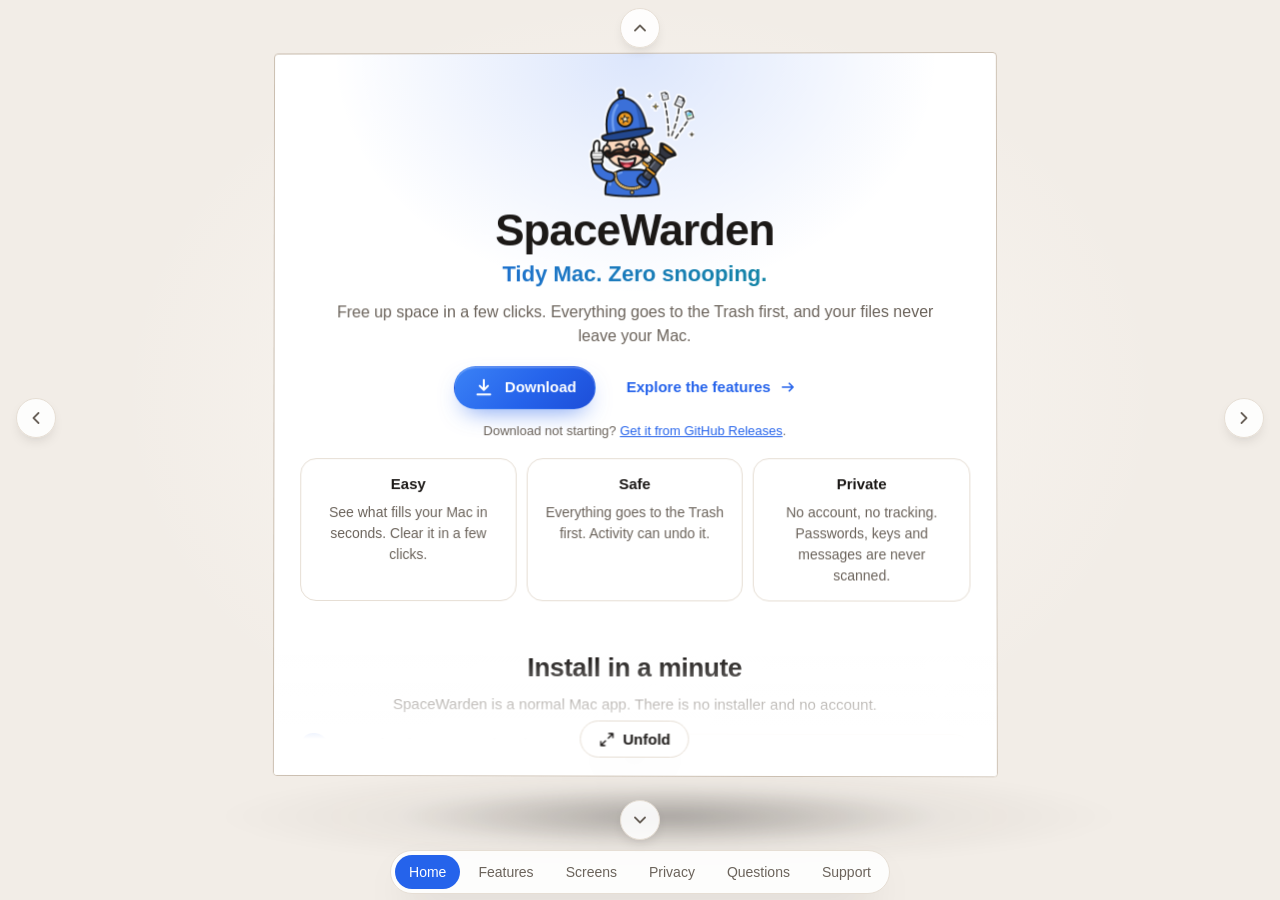
<file: docs/index.html>
<!DOCTYPE html>
<html lang="en">
<head>
  <meta charset="utf-8">
  <meta name="viewport" content="width=device-width, initial-scale=1">
  <title>SpaceWarden – Tidy Mac. Zero snooping.</title>
  <meta name="description" content="SpaceWarden is a free Mac app that shows what fills your disk and helps you free up space in a few clicks. Everything goes to the Trash first, and your files never leave your Mac.">
  <link rel="canonical" href="https://hafizulrifkihawari.github.io/SpaceWarden-releases/">
  <meta name="theme-color" content="#2563eb">
  <meta name="referrer" content="no-referrer">

  <meta property="og:type" content="website">
  <meta property="og:site_name" content="SpaceWarden">
  <meta property="og:title" content="SpaceWarden – Tidy Mac. Zero snooping.">
  <meta property="og:description" content="A free Mac app that frees up space in a few clicks. Everything goes to the Trash first, and your files never leave your Mac.">
  <meta property="og:url" content="https://hafizulrifkihawari.github.io/SpaceWarden-releases/">
  <meta property="og:image" content="https://hafizulrifkihawari.github.io/SpaceWarden-releases/assets/og.png">
  <meta property="og:image:width" content="1200">
  <meta property="og:image:height" content="630">
  <meta property="og:image:alt" content="SpaceWarden. Tidy Mac. Zero snooping.">
  <meta name="twitter:card" content="summary_large_image">

  <link rel="icon" type="image/png" sizes="32x32" href="assets/favicon-32.png">
  <link rel="apple-touch-icon" href="assets/apple-touch-icon.png">
  <link rel="stylesheet" href="style.css">
  <script src="cube.js" defer></script>
  <script src="preview.js" defer></script>

  <script type="application/ld+json">
  {
    "@context": "https://schema.org",
    "@type": "SoftwareApplication",
    "name": "SpaceWarden",
    "operatingSystem": "macOS 15 or later",
    "applicationCategory": "UtilitiesApplication",
    "description": "Shows what fills your Mac and helps you free up space, safely and privately.",
    "offers": { "@type": "Offer", "price": "0", "priceCurrency": "USD" },
    "downloadUrl": "https://github.com/hafizulrifkihawari/SpaceWarden-releases/releases/latest"
  }
  </script>
</head>
<body>
  <a class="skip" href="#main">Skip to content</a>

  <header class="site-header">
    <div class="wrap">
      <a class="brand" href="./">
        <img src="assets/mascot-head-64.png" alt="" width="32" height="32">
        SpaceWarden
      </a>
      <nav class="nav" aria-label="Main">
        <a href="#features">Features</a>
        <a href="#privacy">Privacy</a>
        <a href="security.html">Security</a>
        <a href="#install">Install</a>
        <a href="#faq">FAQ</a>
        <a href="#support">Support</a>
        <a class="btn btn-small btn-ink" href="https://github.com/hafizulrifkihawari/SpaceWarden-releases/releases/latest/download/SpaceWarden.dmg"><svg viewBox="0 0 24 24" fill="none" stroke="currentColor" stroke-width="2.2" stroke-linecap="round" stroke-linejoin="round" aria-hidden="true"><path d="M12 4v11m0 0-4.5-4.5M12 15l4.5-4.5M5 20h14"/></svg>Download</a>
      </nav>
    </div>
  </header>

  <main id="main">
    <div class="cube-stage">
      <div class="cube-scaler">
        <div class="cube">
          <div class="face" data-face="front" data-label="Home">
            <div class="hero">
              <div class="wrap">
                <img class="hero-icon" src="assets/mascot-512.png" srcset="assets/mascot-1024.png 2x" alt="The SpaceWarden mascot: a cheerful warden with a thumbs-up and a vacuum cannon that sucks up files." width="240" height="240">
                <h1>SpaceWarden</h1>
                <p class="tagline">Tidy Mac. Zero snooping.</p>
                <p class="lead">Free up space in a few clicks. Everything goes to the Trash first, and your
                  files never leave your Mac.</p>
                <div class="cta">
                  <a class="btn btn-download" href="https://github.com/hafizulrifkihawari/SpaceWarden-releases/releases/latest/download/SpaceWarden.dmg"><svg viewBox="0 0 24 24" fill="none" stroke="currentColor" stroke-width="2.2" stroke-linecap="round" stroke-linejoin="round" aria-hidden="true"><path d="M12 4v11m0 0-4.5-4.5M12 15l4.5-4.5M5 20h14"/></svg><span>Download</span></a>
                  <a class="btn btn-link" href="#features">Explore the features<svg viewBox="0 0 24 24" fill="none" stroke="currentColor" stroke-width="2.2" stroke-linecap="round" stroke-linejoin="round" aria-hidden="true"><path d="M5 12h14m0 0-5-5m5 5-5 5"/></svg></a>
                </div>
                <p class="cta-alt">Download not starting?
                  <a href="https://github.com/hafizulrifkihawari/SpaceWarden-releases/releases/latest">Get it from GitHub Releases</a>.</p>
                <div class="shot-wrap face-extra">
                  <img class="shot" src="assets/storage-map.svg" width="1300" height="900"
                    alt="The storage map: a sunburst of folders and the space of each category, such as Photos, Videos and Developer.">
                </div>
                <p class="shot-note face-extra">The sizes and file names in the screenshots are examples.</p>
                <div class="pillars">
                  <div class="pillar">
                    <h3>Easy</h3>
                    <p>See what fills your Mac in seconds. Clear it in a few clicks.</p>
                  </div>
                  <div class="pillar">
                    <h3>Safe</h3>
                    <p>Everything goes to the Trash first. Activity can undo it.</p>
                  </div>
                  <div class="pillar">
                    <h3>Private</h3>
                    <p>No account, no tracking. Passwords, keys and messages are never scanned.</p>
                  </div>
                </div>
              </div>
            </div>
            <section id="install">
              <div class="wrap">
                <div class="section-head">
                  <h2>Install in a minute</h2>
                  <p>SpaceWarden is a normal Mac app. There is no installer and no account.</p>
                </div>
                <div class="split">
                  <ol class="steps">
                    <li><strong>Download SpaceWarden.dmg</strong>
                      Get the latest version from
                      <a href="https://github.com/hafizulrifkihawari/SpaceWarden-releases/releases/latest">GitHub Releases</a>.
                      To make sure that the file is official,
                      <a href="security.html#checksum">check its checksum</a>.</li>
                    <li><strong>Drag it to Applications</strong>
                      Open the disk image, then drag SpaceWarden to the Applications folder.</li>
                    <li><strong>Open SpaceWarden</strong>
                      Open it from Applications. If macOS shows a warning, click Done. Then open
                      System Settings → Privacy &amp; Security, and click <b>Open Anyway</b>.
                      <a href="security.html#first-open">See the steps</a>.</li>
                    <li><strong>Click Full Scan</strong>
                      No setup is needed.</li>
                  </ol>
                  <div class="card">
                    <h3>Optional: count every folder</h3>
                    <p>SpaceWarden works without Full Disk Access. The scan then skips a few folders,
                      such as iCloud Drive and the data of other apps, so that macOS does not ask you
                      about each one.</p>
                    <p>To count these folders too, turn on Full Disk Access at any time. In SpaceWarden,
                      open <kbd>Settings</kbd> → <kbd>Privacy</kbd>, or click <strong>Include
                      Them…</strong> after a scan.</p>
                    <p>Passwords, keys and private messages stay off limits, with or without it.</p>
                  </div>
                </div>
                <div class="cta">
                  <a class="btn btn-ink" href="https://github.com/hafizulrifkihawari/SpaceWarden-releases/releases/latest/download/SpaceWarden.dmg"><svg viewBox="0 0 24 24" fill="none" stroke="currentColor" stroke-width="2.2" stroke-linecap="round" stroke-linejoin="round" aria-hidden="true"><path d="M12 4v11m0 0-4.5-4.5M12 15l4.5-4.5M5 20h14"/></svg>Download SpaceWarden.dmg</a>
                </div>
              </div>
            </section>
          </div>

          <div class="face" data-face="right" data-label="Features">
            <section id="features" class="section-alt">
              <div class="wrap">
                <div class="section-head">
                  <h2>Everything you need to free up space</h2>
                  <p>One app finds the clutter, explains it, and clears it safely.</p>
                </div>
                <ul class="features">
                  <li class="feature feature-lead">
                    <div class="ico"><svg viewBox="0 0 24 24" fill="none" stroke="currentColor" stroke-width="2" stroke-linecap="round" stroke-linejoin="round" aria-hidden="true"><path d="M21 12A9 9 0 1 1 12 3v9z"/><path d="M15 3.5A9 9 0 0 1 20.5 9H15z"/></svg></div>
                    <h3>See what fills your Mac</h3>
                    <p>A storage map, simple categories and the biggest folders, in seconds.</p>
                    <div class="storage-bar" aria-hidden="true"><span></span><span></span><span></span><span></span><span></span></div>
                  </li>
                  <li class="feature">
                    <div class="ico"><svg viewBox="0 0 24 24" fill="none" stroke="currentColor" stroke-width="2" stroke-linecap="round" stroke-linejoin="round" aria-hidden="true"><path d="M5 12l4 4L19 6"/></svg></div>
                    <h3>Clear it in a few clicks</h3>
                    <p>Recommended actions show how much space each one frees and how safe it is.</p>
                  </li>
                  <li class="feature">
                    <div class="ico"><svg viewBox="0 0 24 24" fill="none" stroke="currentColor" stroke-width="2" stroke-linecap="round" stroke-linejoin="round" aria-hidden="true"><circle cx="12" cy="12" r="9"/><path d="M12 7v5l3 2"/></svg></div>
                    <h3>Big old files</h3>
                    <p>Find large files that you have not opened in months.</p>
                  </li>
                  <li class="feature">
                    <div class="ico"><svg viewBox="0 0 24 24" fill="none" stroke="currentColor" stroke-width="2" stroke-linecap="round" stroke-linejoin="round" aria-hidden="true"><path d="M3 6h18M8 6V4h8v2M6 6l1 14h10l1-14"/></svg></div>
                    <h3>Caches and junk</h3>
                    <p>Clear browser and developer caches. Each one shows how it comes back.</p>
                  </li>
                  <li class="feature">
                    <div class="ico"><svg viewBox="0 0 24 24" fill="none" stroke="currentColor" stroke-width="2" stroke-linecap="round" stroke-linejoin="round" aria-hidden="true"><rect x="8" y="8" width="12" height="12" rx="2"/><path d="M16 8V6a2 2 0 0 0-2-2H6a2 2 0 0 0-2 2v8a2 2 0 0 0 2 2h2"/></svg></div>
                    <h3>Duplicates</h3>
                    <p>Find exact copies. One copy always stays.</p>
                  </li>
                  <li class="feature">
                    <div class="ico"><svg viewBox="0 0 24 24" fill="none" stroke="currentColor" stroke-width="2" stroke-linecap="round" stroke-linejoin="round" aria-hidden="true"><rect x="3" y="3" width="7" height="7" rx="1.5"/><rect x="14" y="3" width="7" height="7" rx="1.5"/><rect x="3" y="14" width="7" height="7" rx="1.5"/><path d="M14 17.5h7"/></svg></div>
                    <h3>Apps you forgot</h3>
                    <p>See the apps you seldom use. Remove them with their leftover files.</p>
                  </li>
                  <li class="feature feature-wide">
                    <div class="ico"><svg viewBox="0 0 24 24" fill="none" stroke="currentColor" stroke-width="2" stroke-linecap="round" stroke-linejoin="round" aria-hidden="true"><rect x="3" y="4" width="18" height="16" rx="2"/><circle cx="9" cy="10" r="2"/><path d="M21 16l-5-5-9 9"/></svg></div>
                    <h3>All your media in one place</h3>
                    <p>Photos, videos, music and documents on one screen.</p>
                  </li>
                  <li class="feature">
                    <div class="ico"><svg viewBox="0 0 24 24" fill="none" stroke="currentColor" stroke-width="2" stroke-linecap="round" stroke-linejoin="round" aria-hidden="true"><path d="M3 7h13M3 12h9M3 17h5M17 10v10m0 0-3-3m3 3 3-3"/></svg></div>
                    <h3>Tidy rules</h3>
                    <p>Move, rename and sort files. Undo each step in Activity.</p>
                  </li>
                  <li class="feature">
                    <div class="ico"><svg viewBox="0 0 24 24" fill="none" stroke="currentColor" stroke-width="2" stroke-linecap="round" stroke-linejoin="round" aria-hidden="true"><path d="M2 12s3.5-7 10-7 10 7 10 7-3.5 7-10 7S2 12 2 12z"/><circle cx="12" cy="12" r="3"/></svg></div>
                    <h3>Quick previews</h3>
                    <p>Look inside files and videos without opening other apps.</p>
                  </li>
                </ul>
              </div>
            </section>
          </div>

          <div class="face" data-face="back" data-label="Screens">
            <section id="screens">
              <div class="wrap">
                <div class="section-head">
                  <h2>See where your space went</h2>
                  <p>Recommended actions show what you can clear and how safe it is. The Media Library shows
                    your photos with a preview. Duplicates finds exact copies, and Activity can undo each change.</p>
                </div>
                <div class="gallery">
                  <figure>
                    <a href="assets/overview.svg" aria-label="Open the full-size screenshot"><img src="assets/overview.svg" width="1300" height="900" loading="lazy"
                      alt="The SpaceWarden Overview. Recommended actions list how much space each one frees and how safe it is."></a>
                    <figcaption>Recommended actions</figcaption>
                  </figure>
                  <figure class="face-extra">
                    <a href="assets/duplicates.png" aria-label="Open the full-size screenshot"><img src="assets/duplicates.png" width="1300" height="900" loading="lazy"
                      alt="Duplicates: groups of identical files. One copy is suggested to keep, and the extra copies are selected for the Trash."></a>
                    <figcaption>Duplicates, with one copy suggested to keep</figcaption>
                  </figure>
                  <figure class="face-extra">
                    <a href="assets/media-library.png" aria-label="Open the full-size screenshot"><img src="assets/media-library.png" width="1300" height="900" loading="lazy"
                      alt="The Media Library: thumbnails of photos with their size and last open date, and a large preview of the selected photo."></a>
                    <figcaption>Media Library, with a preview of each file</figcaption>
                  </figure>
                  <figure class="face-extra">
                    <a href="assets/activity.png" aria-label="Open the full-size screenshot"><img src="assets/activity.png" width="1300" height="900" loading="lazy"
                      alt="Activity: a list of moves, renames and moves to the Trash. Each one has an Undo button."></a>
                    <figcaption>Activity, where you can undo each change</figcaption>
                  </figure>
                </div>
              </div>
            </section>
          </div>

          <div class="face" data-face="left" data-label="Privacy">
            <section id="privacy" class="section-alt">
              <div class="wrap">
                <div class="section-head">
                  <h2>Zero snooping, by design</h2>
                  <p>A storage app sees your whole disk. So SpaceWarden keeps everything on your Mac.</p>
                </div>
                <div class="split">
                  <div class="card">
                    <h3>Private</h3>
                    <ul class="checks">
                      <li>SpaceWarden works offline. It goes online only when you select
                        <strong>Check for Updates</strong>, and it sends nothing about you or your files.</li>
                      <li>No account, no tracking, no analytics.</li>
                      <li>Passwords, keys and private messages are never scanned or read.</li>
                      <li>File names, sizes and contents stay on your Mac. Previews and the duplicate
                        search read files on your Mac only.</li>
                    </ul>
                  </div>
                  <div class="card">
                    <h3>Safe</h3>
                    <ul class="checks">
                      <li>Everything goes to the Trash first. You can put it back.</li>
                      <li><strong>Activity</strong> lists each move, rename and trash, and can undo it.</li>
                      <li>Each cleanup shows how safe it is and how the data comes back.</li>
                      <li>SpaceWarden never downloads or installs an update by itself.</li>
                    </ul>
                  </div>
                </div>
                <p class="fine center">Read the full <a href="security.html">Security &amp; Privacy</a>
                  page. This site has no analytics or trackers. GitHub hosts it.</p>
              </div>
            </section>
          </div>

          <div class="face" data-face="bottom" data-label="Questions">
            <section id="faq" class="section-alt">
              <div class="wrap">
                <div class="section-head">
                  <h2>Questions</h2>
                </div>
                <div class="faq">
                  <details>
                    <summary>What if macOS shows a warning?</summary>
                    <p>macOS can show a warning the first time you open an app from the internet.
                      If you got SpaceWarden from the official GitHub release,
                      <a href="security.html#checksum">check the checksum</a>. Then use
                      <a href="security.html#first-open">Open Anyway</a>. Do not turn off Gatekeeper.</p>
                  </details>
                  <details>
                    <summary>Is SpaceWarden really free?</summary>
                    <p>Yes. SpaceWarden is free, with every feature. There is no trial and no ads. If you
                      like it, you can <a href="#support">support the developer</a>.</p>
                  </details>
                  <details>
                    <summary>Does SpaceWarden connect to the internet?</summary>
                    <p>Only when you select <strong>Check for Updates</strong>. Then it reads one small
                      file from GitHub and sends no information about you or your files. It never
                      accepts connections.</p>
                  </details>
                  <details>
                    <summary>Does it read my files?</summary>
                    <p>To measure space, SpaceWarden reads names, sizes and dates. It reads the contents
                      of a file only on your Mac, when you preview it or search for duplicates. It never
                      scans or reads passwords, keys or private messages.</p>
                  </details>
                  <details>
                    <summary>Can I undo a cleanup?</summary>
                    <p>Yes, for the default actions. They move items to the Trash, and Activity can put
                      them back. <strong>Delete Immediately</strong> and <strong>Empty Trash</strong>
                      cannot be undone, and SpaceWarden asks before it does them.</p>
                  </details>
                  <details>
                    <summary>How do updates work?</summary>
                    <p>Select <strong>SpaceWarden → Check for Updates…</strong>. If a new version is
                      available, download it from GitHub, quit SpaceWarden, and drag the new version to
                      Applications. Your settings stay.</p>
                  </details>
                  <details>
                    <summary>Do I need to give it Full Disk Access?</summary>
                    <p>No. Every feature works without it. Without it, the scan skips iCloud Drive,
                      cloud storage folders, the data of other apps and the Trash. If you want the scan
                      to count them too, turn it on in <strong>Settings → Privacy</strong>. You can turn
                      it off again in System Settings.</p>
                  </details>
                  <details>
                    <summary>Which Macs does it run on?</summary>
                    <p>Macs with macOS 15 Sequoia or later.</p>
                  </details>
                </div>
              </div>
            </section>
          </div>

          <div class="face" data-face="top" data-label="Support">
            <section id="support" class="support">
              <div class="wrap">
                <div class="section-head">
                  <div class="heart" aria-hidden="true">☕</div>
                  <h2>Support the developer</h2>
                  <p>SpaceWarden is free. If it freed space for you, you can support its work. Each tip
                    helps to pay for new features and updates.</p>
                </div>
                <div class="cta">
                  <a class="btn btn-accent" href="https://ko-fi.com/psi404" rel="noopener">Tip on Ko-fi</a>
                  <a class="btn btn-ghost" href="https://github.com/hafizulrifkihawari/SpaceWarden-releases/issues">Send feedback</a>
                </div>
                <p class="fine">A tip gives no extra features. Every feature is free for everyone.</p>
                <nav class="cube-links" aria-label="More links">
                  <a href="https://github.com/hafizulrifkihawari/SpaceWarden-releases/releases">Release notes</a>
                  <a href="security.html">Security &amp; Privacy</a>
                  <a href="https://github.com/hafizulrifkihawari/SpaceWarden-releases">GitHub</a>
                  <a href="https://ko-fi.com/psi404" rel="noopener">Ko-fi</a>
                  <span>© 2026 SpaceWarden</span>
                </nav>
              </div>
            </section>
          </div>
        </div>
      </div>
    </div>
  </main>

  <footer class="site-footer">
    <div class="wrap">
      <span>© 2026 SpaceWarden</span>
      <nav aria-label="Footer">
        <a href="https://github.com/hafizulrifkihawari/SpaceWarden-releases/releases">Release notes</a>
        <a href="security.html">Security &amp; Privacy</a>
        <a href="https://github.com/hafizulrifkihawari/SpaceWarden-releases">GitHub</a>
        <a href="https://ko-fi.com/psi404" rel="noopener">Ko-fi</a>
      </nav>
    </div>
  </footer>
</body>
</html>
</file>
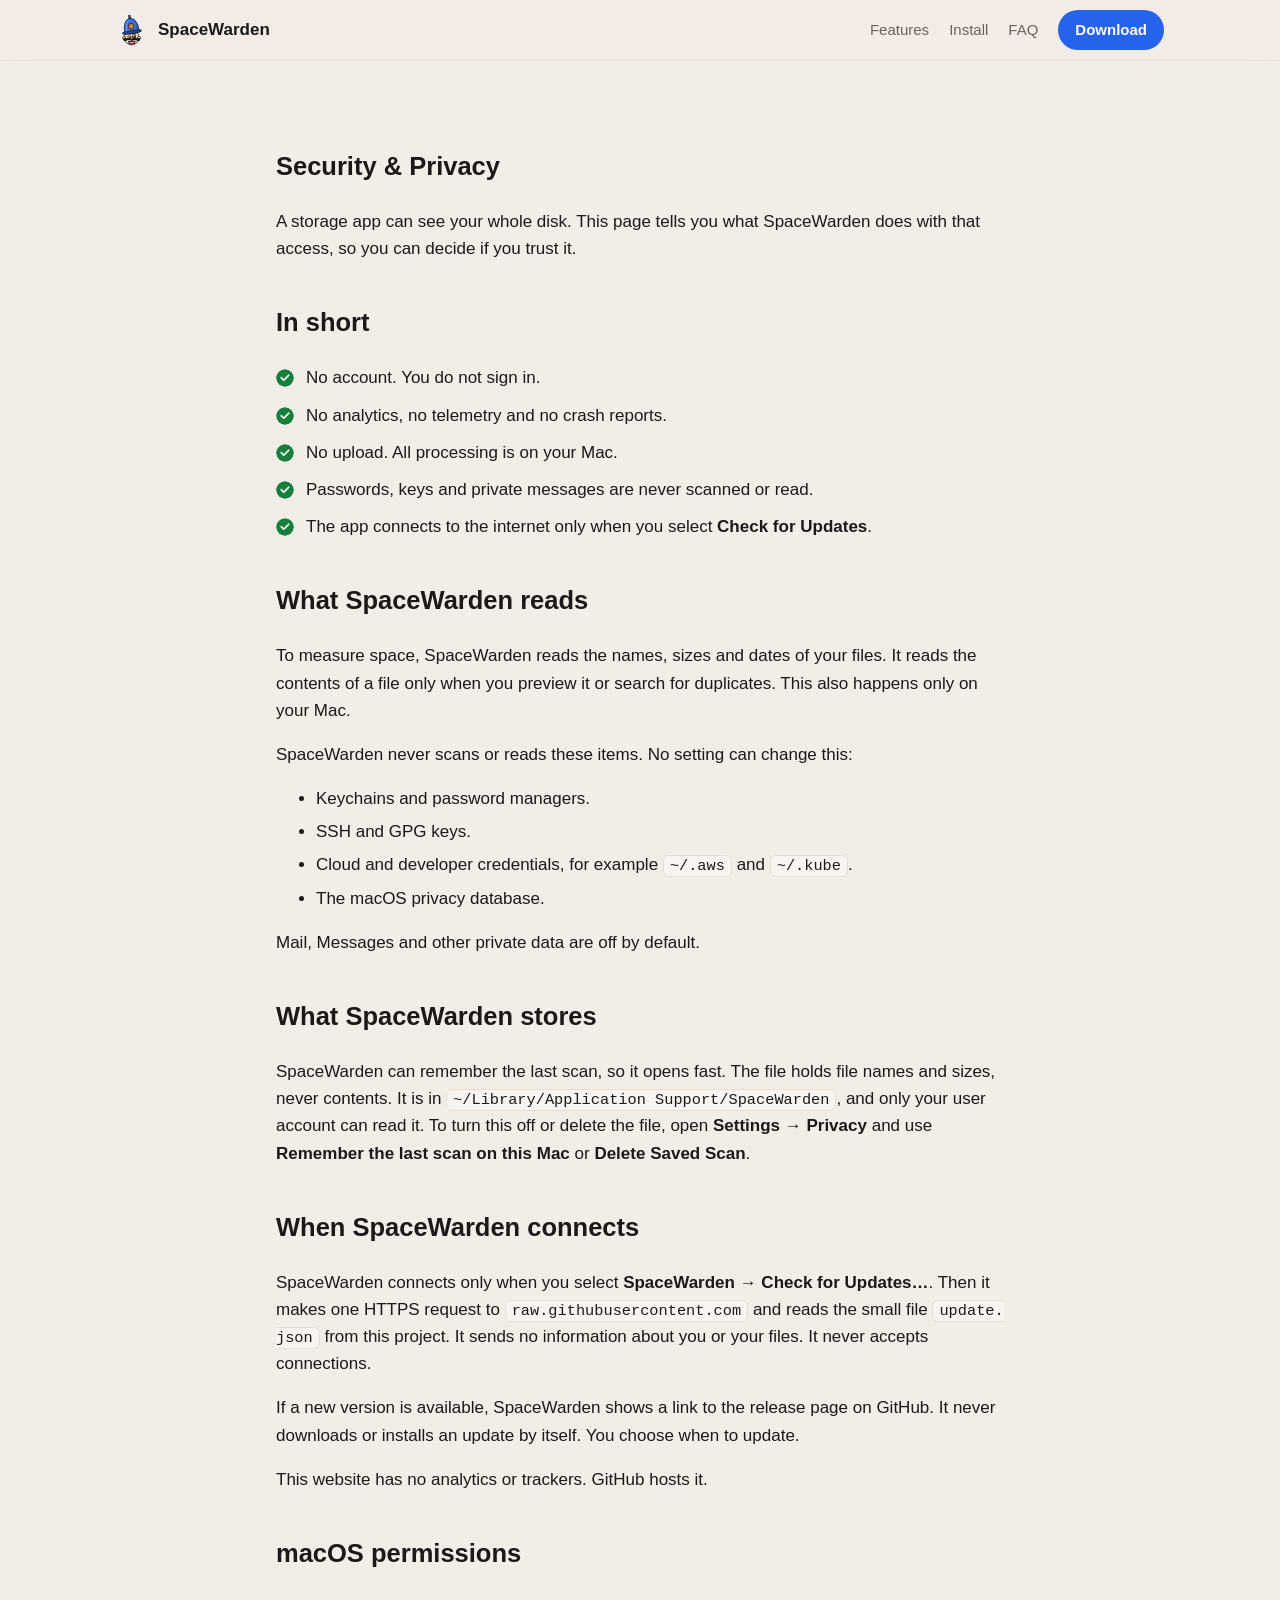
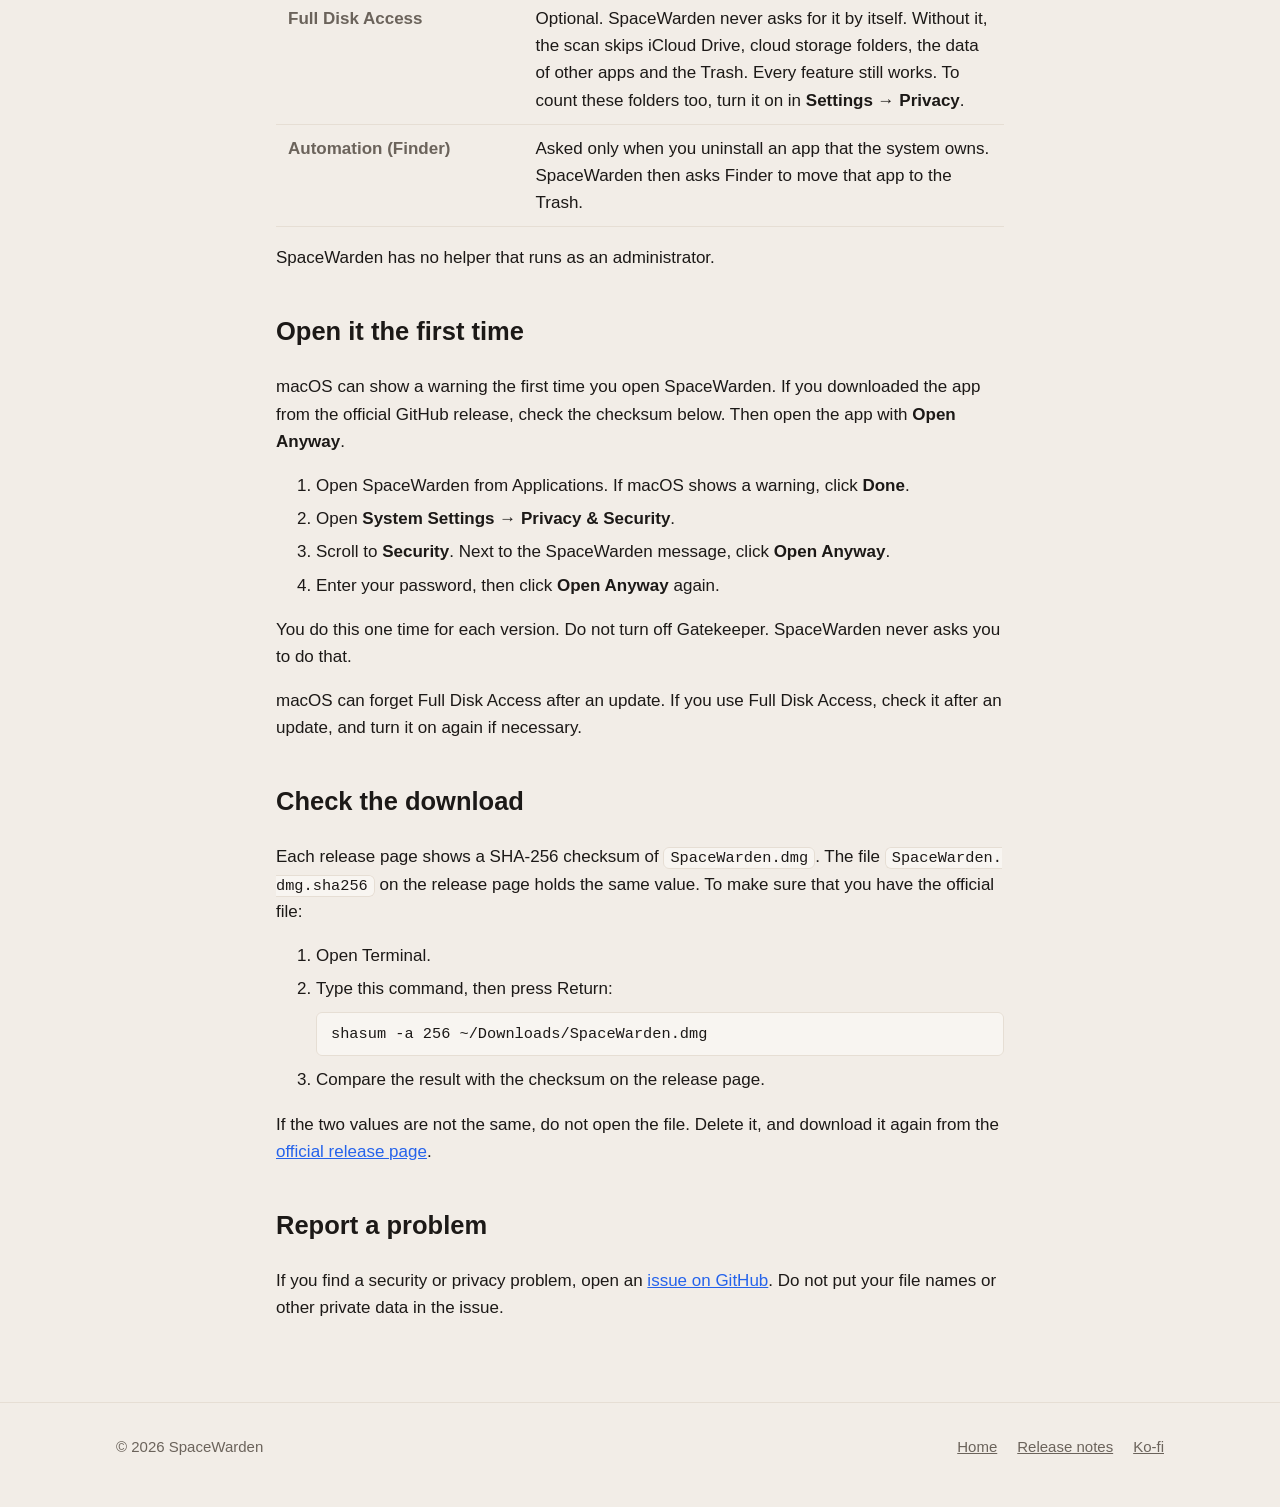
<file: docs/security.html>
<!DOCTYPE html>
<html lang="en">
<head>
  <meta charset="utf-8">
  <meta name="viewport" content="width=device-width, initial-scale=1">
  <title>SpaceWarden Security &amp; Privacy</title>
  <meta name="description" content="What SpaceWarden reads, what it stores, when it connects, which macOS permissions it uses, and how to check the download.">
  <link rel="canonical" href="https://hafizulrifkihawari.github.io/SpaceWarden-releases/security.html">
  <meta name="theme-color" content="#2563eb">
  <meta name="referrer" content="no-referrer">
  <meta property="og:title" content="SpaceWarden Security &amp; Privacy">
  <meta property="og:description" content="What SpaceWarden reads, stores and sends, and how to check the download.">
  <meta property="og:image" content="https://hafizulrifkihawari.github.io/SpaceWarden-releases/assets/og.png">
  <meta name="twitter:card" content="summary_large_image">
  <link rel="icon" type="image/png" sizes="32x32" href="assets/favicon-32.png">
  <link rel="apple-touch-icon" href="assets/apple-touch-icon.png">
  <link rel="stylesheet" href="style.css">
</head>
<body>
  <a class="skip" href="#main">Skip to content</a>

  <header class="site-header">
    <div class="wrap">
      <a class="brand" href="./">
        <img src="assets/mascot-head-64.png" alt="" width="32" height="32">
        SpaceWarden
      </a>
      <nav class="nav" aria-label="Main">
        <a href="./#features">Features</a>
        <a href="./#install">Install</a>
        <a href="./#faq">FAQ</a>
        <a class="btn btn-small" href="https://github.com/hafizulrifkihawari/SpaceWarden-releases/releases/latest/download/SpaceWarden.dmg">Download</a>
      </nav>
    </div>
  </header>

  <main id="main">
    <section>
      <div class="wrap prose">
        <h1>Security &amp; Privacy</h1>
        <p>A storage app can see your whole disk. This page tells you what SpaceWarden does
          with that access, so you can decide if you trust it.</p>

        <h2 id="summary">In short</h2>
        <ul class="checks">
          <li>No account. You do not sign in.</li>
          <li>No analytics, no telemetry and no crash reports.</li>
          <li>No upload. All processing is on your Mac.</li>
          <li>Passwords, keys and private messages are never scanned or read.</li>
          <li>The app connects to the internet only when you select
            <strong>Check for Updates</strong>.</li>
        </ul>

        <h2 id="reads">What SpaceWarden reads</h2>
        <p>To measure space, SpaceWarden reads the names, sizes and dates of your files. It
          reads the contents of a file only when you preview it or search for duplicates. This
          also happens only on your Mac.</p>
        <p>SpaceWarden never scans or reads these items. No setting can change this:</p>
        <ul>
          <li>Keychains and password managers.</li>
          <li>SSH and GPG keys.</li>
          <li>Cloud and developer credentials, for example <code>~/.aws</code> and
            <code>~/.kube</code>.</li>
          <li>The macOS privacy database.</li>
        </ul>
        <p>Mail, Messages and other private data are off by default.</p>

        <h2 id="stores">What SpaceWarden stores</h2>
        <p>SpaceWarden can remember the last scan, so it opens fast. The file holds file names
          and sizes, never contents. It is in
          <code>~/Library/Application Support/SpaceWarden</code>, and only your user
          account can read it. To turn this off or delete the file, open
          <strong>Settings → Privacy</strong> and use <strong>Remember the last scan on this
          Mac</strong> or <strong>Delete Saved Scan</strong>.</p>

        <h2 id="network">When SpaceWarden connects</h2>
        <p>SpaceWarden connects only when you select <strong>SpaceWarden → Check for
          Updates…</strong>. Then it makes one HTTPS request to
          <code>raw.githubusercontent.com</code> and reads the small file
          <code>update.json</code> from this project. It sends no information about you or your
          files. It never accepts connections.</p>
        <p>If a new version is available, SpaceWarden shows a link to the release page on
          GitHub. It never downloads or installs an update by itself. You choose when to
          update.</p>
        <p>This website has no analytics or trackers. GitHub hosts it.</p>

        <h2 id="permissions">macOS permissions</h2>
        <table class="facts">
          <tbody>
          <tr><th scope="row">Full Disk Access</th><td>Optional. SpaceWarden never asks for it
            by itself. Without it, the scan skips iCloud Drive, cloud storage folders, the data
            of other apps and the Trash. Every feature still works. To count these folders too,
            turn it on in <strong>Settings → Privacy</strong>.</td></tr>
          <tr><th scope="row">Automation (Finder)</th><td>Asked only when you uninstall an app
            that the system owns. SpaceWarden then asks Finder to move that app to the
            Trash.</td></tr>
          </tbody>
        </table>
        <p>SpaceWarden has no helper that runs as an administrator.</p>

        <h2 id="first-open">Open it the first time</h2>
        <p>macOS can show a warning the first time you open SpaceWarden. If you downloaded the
          app from the official GitHub release, check the checksum below. Then open the app
          with <strong>Open Anyway</strong>.</p>
        <ol>
          <li>Open SpaceWarden from Applications. If macOS shows a warning, click
            <strong>Done</strong>.</li>
          <li>Open <strong>System Settings → Privacy &amp; Security</strong>.</li>
          <li>Scroll to <strong>Security</strong>. Next to the SpaceWarden message, click
            <strong>Open Anyway</strong>.</li>
          <li>Enter your password, then click <strong>Open Anyway</strong> again.</li>
        </ol>
        <p>You do this one time for each version. Do not turn off Gatekeeper. SpaceWarden never
          asks you to do that.</p>
        <p>macOS can forget Full Disk Access after an update. If you use Full Disk Access, check
          it after an update, and turn it on again if necessary.</p>

        <h2 id="checksum">Check the download</h2>
        <p>Each release page shows a SHA-256 checksum of <code>SpaceWarden.dmg</code>. The file
          <code>SpaceWarden.dmg.sha256</code> on the release page holds the same value. To make
          sure that you have the official file:</p>
        <ol>
          <li>Open Terminal.</li>
          <li>Type this command, then press Return:
            <pre><code>shasum -a 256 ~/Downloads/SpaceWarden.dmg</code></pre></li>
          <li>Compare the result with the checksum on the release page.</li>
        </ol>
        <p>If the two values are not the same, do not open the file. Delete it, and download it
          again from the
          <a href="https://github.com/hafizulrifkihawari/SpaceWarden-releases/releases">official
          release page</a>.</p>

        <h2 id="report">Report a problem</h2>
        <p>If you find a security or privacy problem, open an
          <a href="https://github.com/hafizulrifkihawari/SpaceWarden-releases/issues">issue on
          GitHub</a>. Do not put your file names or other private data in the issue.</p>
      </div>
    </section>
  </main>

  <footer class="site-footer">
    <div class="wrap">
      <span>© 2026 SpaceWarden</span>
      <nav aria-label="Footer">
        <a href="./">Home</a>
        <a href="https://github.com/hafizulrifkihawari/SpaceWarden-releases/releases">Release notes</a>
        <a href="https://ko-fi.com/psi404" rel="noopener">Ko-fi</a>
      </nav>
    </div>
  </footer>
</body>
</html>
</file>
<file: docs/style.css>
/* SpaceWarden site. No web fonts, no third-party files. Two small first-party scripts, cube.js and preview.js. */

:root {
  --bg: #f2ede7;
  --surface: #ffffff;
  --surface-2: #f8f5f1;
  --text: #1c1917;
  --muted: #6b635b;
  --border: #e6ded4;
  --backdrop-glow: #fbf8f4;
  --cube-edge: #cbbfb1;
  --cube-shade: #1c1917;
  --cube-shadow: rgba(28, 25, 23, 0.26);
  --brand: #2563eb;
  --brand-2: #0d9488;
  --brand-ink: #ffffff;
  --accent: #f59e0b;
  --accent-ink: #1f1300;
  --safe: #15803d;
  --shadow: 0 18px 40px -18px rgba(28, 25, 23, 0.35);
  --radius: 16px;
  --max: 1080px;
  color-scheme: light;
}

*,
*::before,
*::after {
  box-sizing: border-box;
}

html {
  scroll-behavior: smooth;
}

body {
  margin: 0;
  background: var(--bg);
  color: var(--text);
  font: 17px/1.6 -apple-system, BlinkMacSystemFont, "SF Pro Text", "Helvetica Neue",
    Helvetica, Arial, sans-serif;
  -webkit-font-smoothing: antialiased;
  /* The transparent shadow margin of the screenshots must not cause a side scroll. */
  overflow-x: clip;
}

img {
  max-width: 100%;
  height: auto;
  display: block;
}

a {
  color: var(--brand);
}

a:focus-visible,
summary:focus-visible {
  outline: 3px solid var(--accent);
  outline-offset: 3px;
  border-radius: 6px;
}

.wrap {
  max-width: var(--max);
  margin: 0 auto;
  padding: 0 16px;
}

.skip {
  position: absolute;
  left: -9999px;
}

.skip:focus {
  left: 16px;
  top: 16px;
  background: var(--surface);
  padding: 8px 12px;
  z-index: 10;
}

/* Header */

.site-header {
  position: sticky;
  top: 0;
  z-index: 5;
  background: color-mix(in srgb, var(--bg) 85%, transparent);
  backdrop-filter: saturate(180%) blur(12px);
  -webkit-backdrop-filter: saturate(180%) blur(12px);
  border-bottom: 1px solid var(--border);
}

.site-header .wrap {
  display: flex;
  align-items: center;
  justify-content: space-between;
  gap: 16px;
  height: 60px;
}

.brand {
  display: flex;
  align-items: center;
  gap: 10px;
  color: var(--text);
  font-weight: 700;
  text-decoration: none;
}

.brand img {
  width: 32px;
  height: 32px;
}

.nav {
  display: flex;
  gap: 20px;
  align-items: center;
}

.nav a {
  color: var(--muted);
  text-decoration: none;
  font-size: 15px;
}

.nav a:hover {
  color: var(--text);
}

.nav .btn {
  color: var(--brand-ink);
}

.nav .btn-soon {
  color: var(--muted);
}

@media (max-width: 720px) {
  .nav a:not(.btn) {
    display: none;
  }
}

/* Buttons */

.btn {
  display: inline-flex;
  align-items: center;
  justify-content: center;
  gap: 8px;
  padding: 12px 22px;
  border-radius: 999px;
  font-weight: 650;
  text-decoration: none;
  background: var(--brand);
  color: var(--brand-ink);
  border: 1px solid transparent;
  transition: transform 0.15s ease, filter 0.15s ease;
}

.btn:hover {
  filter: brightness(1.08);
  transform: translateY(-1px);
}

.btn-soon,
.btn-soon:hover {
  background: var(--surface-2);
  color: var(--muted);
  border-color: var(--border);
  cursor: default;
  filter: none;
  transform: none;
}

.btn-small {
  padding: 7px 16px;
  font-size: 15px;
}

.btn-ghost {
  background: transparent;
  color: var(--text);
  border-color: var(--border);
}

.btn-accent {
  background: var(--accent);
  color: var(--accent-ink);
}

.btn svg {
  width: 18px;
  height: 18px;
  flex: none;
}

/* The main download button: a brand gradient, an icon and the word "Download". */
.btn-download {
  gap: 10px;
  padding: 12px 26px 12px 20px;
  line-height: 1.2;
  background: linear-gradient(135deg, #3b82f6, var(--brand) 55%, #1d4ed8);
  box-shadow:
    inset 0 1px 0 rgba(255, 255, 255, 0.25),
    0 10px 24px -10px color-mix(in srgb, var(--brand) 70%, transparent);
}

.btn-download svg {
  width: 22px;
  height: 22px;
}

/* A dark button, for the second download. */
.btn-ink {
  background: var(--text);
  color: var(--surface);
}

/* A text button with an arrow that moves on hover. */
.btn-link {
  background: transparent;
  color: var(--brand);
  padding-left: 10px;
  padding-right: 10px;
}

.btn-link:hover {
  filter: none;
  transform: none;
}

.btn-link svg {
  transition: transform 0.15s ease;
}

.btn-link:hover svg {
  transform: translateX(4px);
}

@media (prefers-reduced-motion: reduce) {
  html {
    scroll-behavior: auto;
  }

  .btn {
    transition: none;
  }

  .btn:hover,
  .btn-link:hover svg {
    transform: none;
  }

  .btn-link svg {
    transition: none;
  }
}

/* Hero */

.hero {
  padding: 72px 0 40px;
  text-align: center;
  background:
    radial-gradient(60% 60% at 50% 0%,
      color-mix(in srgb, var(--brand) 16%, transparent), transparent 70%);
}

.hero-icon {
  width: 240px;
  height: 240px;
  margin: 0 auto 8px;
}

.hero h1 {
  font-size: clamp(40px, 7vw, 68px);
  line-height: 1.05;
  margin: 0;
  letter-spacing: -0.02em;
}

.tagline {
  font-size: clamp(22px, 3.4vw, 32px);
  font-weight: 650;
  margin: 10px 0 0;
  background: linear-gradient(90deg, var(--brand), var(--brand-2));
  -webkit-background-clip: text;
  background-clip: text;
  color: transparent;
}

.lead {
  max-width: 620px;
  margin: 18px auto 0;
  color: var(--muted);
  font-size: 19px;
}

.cta {
  display: flex;
  flex-wrap: wrap;
  gap: 12px;
  justify-content: center;
  margin-top: 28px;
}

/* A second way to get the app, if the download button does not work. */
.cta-alt {
  margin: 12px 0 0;
  font-size: 13px;
  color: var(--muted);
}

.center {
  text-align: center;
}

.fine {
  margin-top: 12px;
  color: var(--muted);
  font-size: 14px;
}

.shot-wrap {
  max-width: 1000px;
  margin: 48px auto 0;
}

/* The screenshots have a transparent margin for the window shadow (90 px on the sides, 60 px
   on top and 120 px below, on a 1120 px window). These margins cancel it, so the window
   fills the box. */
.shot,
.gallery img {
  display: block;
  width: calc(100% * 1300 / 1120);
  max-width: none;
  margin: calc(-100% * 60 / 1120) 0 calc(-100% * 120 / 1120) calc(-100% * 90 / 1120);
}

.shot-note {
  margin-top: 18px;
  font-size: 13px;
  color: var(--muted);
}

/* Gallery */

.gallery {
  display: grid;
  grid-template-columns: 1fr 1fr;
  gap: 24px;
}

.gallery figure {
  margin: 0;
}

.gallery figcaption {
  text-align: center;
  color: var(--muted);
  font-size: 15px;
  margin-top: 14px;
}

@media (max-width: 800px) {
  .gallery {
    grid-template-columns: 1fr;
  }
}

/* Pillars */

.pillars {
  display: grid;
  grid-template-columns: repeat(3, 1fr);
  gap: 16px;
  margin: 56px 0 0;
}

.pillar {
  background: var(--surface);
  border: 1px solid var(--border);
  border-radius: var(--radius);
  padding: 22px;
}

.pillar h3 {
  margin: 0 0 6px;
  font-size: 19px;
}

.pillar p {
  margin: 0;
  color: var(--muted);
}

@media (max-width: 720px) {
  .pillars {
    grid-template-columns: 1fr;
  }
}

/* Sections */

section {
  padding: 64px 0;
}

.section-alt {
  background: var(--surface-2);
}

.section-head {
  text-align: center;
  max-width: 680px;
  margin: 0 auto 36px;
}

.section-head h2 {
  font-size: clamp(28px, 4.4vw, 40px);
  line-height: 1.15;
  margin: 0 0 10px;
  letter-spacing: -0.01em;
}

.section-head p {
  margin: 0;
  color: var(--muted);
}

/* Features: an uneven 12-column grid. The storage map tile is large (top left) and the
   media tile is wide (bottom left), so the grid has no mirror line. */

.features {
  display: grid;
  grid-template-columns: repeat(12, 1fr);
  gap: 14px;
  list-style: none;
  padding: 0;
  margin: 0;
}

.feature {
  grid-column: span 4;
  display: flex;
  flex-direction: column;
  background: var(--surface);
  box-shadow: 0 1px 2px rgba(28, 25, 23, 0.05);
  border-radius: var(--radius);
  padding: 22px;
}

.feature-lead {
  grid-column: span 8;
  grid-row: span 2;
  justify-content: flex-end;
  padding: 28px;
  background:
    radial-gradient(120% 90% at 0% 0%, color-mix(in srgb, var(--brand) 14%, transparent), transparent 60%),
    color-mix(in srgb, var(--brand) 5%, var(--surface));
}

.feature-wide {
  grid-column: span 6;
  background:
    radial-gradient(120% 120% at 100% 100%, color-mix(in srgb, var(--brand-2) 14%, transparent), transparent 65%),
    color-mix(in srgb, var(--brand-2) 5%, var(--surface));
}

.feature-wide ~ .feature {
  grid-column: span 3;
}

.feature .ico {
  display: flex;
  color: var(--brand);
  margin-bottom: 14px;
}

.feature-wide .ico {
  color: var(--brand-2);
}

.feature .ico svg {
  width: 24px;
  height: 24px;
}

.feature-lead .ico {
  margin-bottom: auto;
  padding-bottom: 24px;
}

.feature-lead .ico svg {
  width: 36px;
  height: 36px;
}

.feature h3 {
  margin: 0 0 6px;
  font-size: 18px;
}

.feature-lead h3 {
  font-size: 26px;
  letter-spacing: -0.01em;
}

.feature p {
  margin: 0;
  color: var(--muted);
  font-size: 16px;
}

.feature-lead p {
  max-width: 34ch;
  font-size: 17px;
}

/* A drawing of a storage bar, split by category. */
.storage-bar {
  display: flex;
  gap: 3px;
  height: 12px;
  margin-top: 20px;
}

.storage-bar span {
  border-radius: 999px;
}

.storage-bar span:nth-child(1) { flex: 34; background: var(--brand); }
.storage-bar span:nth-child(2) { flex: 22; background: var(--brand-2); }
.storage-bar span:nth-child(3) { flex: 14; background: var(--accent); }
.storage-bar span:nth-child(4) { flex: 10; background: #a8a29e; }
.storage-bar span:nth-child(5) { flex: 20; background: var(--border); }

@media (hover: hover) and (prefers-reduced-motion: no-preference) {
  .feature {
    transition: transform 0.2s ease, box-shadow 0.2s ease;
  }

  .feature:hover {
    transform: translateY(-2px);
    box-shadow: 0 12px 24px -16px rgba(28, 25, 23, 0.3);
  }
}

@media (max-width: 900px) {
  .features {
    grid-template-columns: repeat(2, 1fr);
  }

  .feature,
  .feature-wide,
  .feature-wide ~ .feature {
    grid-column: span 1;
  }

  .feature-lead {
    grid-column: span 2;
    grid-row: auto;
  }
}

@media (max-width: 600px) {
  .features {
    grid-template-columns: 1fr;
  }

  .feature-lead {
    grid-column: span 1;
  }
}

/* Two-column blocks */

.split {
  display: grid;
  grid-template-columns: 1fr 1fr;
  gap: 32px;
  align-items: start;
}

@media (max-width: 800px) {
  .split {
    grid-template-columns: 1fr;
  }
}

.card {
  background: var(--surface);
  border: 1px solid var(--border);
  border-radius: var(--radius);
  padding: 26px;
}

.card h3 {
  margin-top: 0;
}

.checks {
  list-style: none;
  padding: 0;
  margin: 0;
}

.checks li {
  position: relative;
  padding-left: 30px;
  margin: 10px 0;
}

.checks li::before {
  content: "";
  position: absolute;
  left: 0;
  top: 5px;
  width: 18px;
  height: 18px;
  border-radius: 50%;
  background: var(--safe);
  -webkit-mask: url("data:image/svg+xml,%3Csvg xmlns='http://www.w3.org/2000/svg' viewBox='0 0 20 20'%3E%3Cpath d='M10 0a10 10 0 1 0 0 20 10 10 0 0 0 0-20Zm4.7 7.7-5.4 5.4a1 1 0 0 1-1.4 0L5.3 10.5a1 1 0 1 1 1.4-1.4l1.9 1.9 4.7-4.7a1 1 0 1 1 1.4 1.4Z'/%3E%3C/svg%3E") center / contain no-repeat;
  mask: url("data:image/svg+xml,%3Csvg xmlns='http://www.w3.org/2000/svg' viewBox='0 0 20 20'%3E%3Cpath d='M10 0a10 10 0 1 0 0 20 10 10 0 0 0 0-20Zm4.7 7.7-5.4 5.4a1 1 0 0 1-1.4 0L5.3 10.5a1 1 0 1 1 1.4-1.4l1.9 1.9 4.7-4.7a1 1 0 1 1 1.4 1.4Z'/%3E%3C/svg%3E") center / contain no-repeat;
}

/* Install steps */

.steps {
  counter-reset: step;
  list-style: none;
  padding: 0;
  margin: 0;
}

.steps li {
  counter-increment: step;
  position: relative;
  padding-left: 46px;
  margin: 0 0 18px;
}

.steps li::before {
  content: counter(step);
  position: absolute;
  left: 0;
  top: 0;
  width: 32px;
  height: 32px;
  border-radius: 50%;
  background: var(--brand);
  color: var(--brand-ink);
  font-weight: 700;
  display: grid;
  place-items: center;
}

.steps strong {
  display: block;
}

kbd {
  font: 600 14px/1 ui-monospace, SFMono-Regular, Menlo, monospace;
  background: var(--surface-2);
  border: 1px solid var(--border);
  border-radius: 6px;
  padding: 2px 6px;
  white-space: nowrap;
}

/* FAQ */

.faq {
  max-width: 760px;
  margin: 0 auto;
}

.faq details {
  background: var(--surface);
  border: 1px solid var(--border);
  border-radius: 12px;
  padding: 0 20px;
  margin-bottom: 10px;
}

.faq summary {
  cursor: pointer;
  font-weight: 650;
  padding: 16px 0;
  list-style: none;
}

.faq summary::-webkit-details-marker {
  display: none;
}

.faq summary::after {
  content: "+";
  float: right;
  color: var(--muted);
  font-weight: 400;
}

.faq details[open] summary::after {
  content: "–";
}

.faq details p {
  margin: 0 0 16px;
  color: var(--muted);
}

/* Support */

.support {
  text-align: center;
  background:
    linear-gradient(135deg,
      color-mix(in srgb, var(--brand) 18%, var(--bg)),
      color-mix(in srgb, var(--brand-2) 18%, var(--bg)));
}

.support .heart {
  font-size: 40px;
  line-height: 1;
}

/* On the cube, Support has its own side. The color fills the side, and the content is in the
   middle. */
.is-cube .face:has(> .support) {
  background: linear-gradient(135deg,
    color-mix(in srgb, var(--brand) 18%, var(--bg)),
    color-mix(in srgb, var(--brand-2) 18%, var(--bg)));
}

.is-cube .face:has(> .support):not(.is-open) {
  display: flex;
  flex-direction: column;
  justify-content: center;
}

.is-cube .face > .support {
  background: none;
}

/* Footer */

.site-footer {
  border-top: 1px solid var(--border);
  padding: 32px 0 48px;
  color: var(--muted);
  font-size: 15px;
}

.site-footer .wrap {
  display: flex;
  flex-wrap: wrap;
  gap: 12px 24px;
  justify-content: space-between;
}

.site-footer nav {
  display: flex;
  flex-wrap: wrap;
  gap: 8px 20px;
}

.site-footer a {
  color: var(--muted);
}

/* Text pages (Security & Privacy) */

.prose {
  max-width: 760px;
  margin: 0 auto;
}

.prose h2 {
  margin-top: 40px;
}

.facts {
  width: 100%;
  border-collapse: collapse;
}

.facts th,
.facts td {
  text-align: left;
  padding: 10px 12px;
  border-bottom: 1px solid var(--border);
  vertical-align: top;
}

.facts th {
  width: 34%;
  color: var(--muted);
  font-weight: 600;
}

/* Security page */

code {
  font: 0.9em ui-monospace, "SF Mono", Menlo, Consolas, monospace;
  background: var(--surface-2);
  border: 1px solid var(--border);
  border-radius: 6px;
  padding: 1px 6px;
  word-break: break-all;
}

pre {
  margin: 10px 0;
  overflow-x: auto;
}

pre code {
  display: block;
  padding: 12px 14px;
  word-break: normal;
}

.facts td {
  overflow-wrap: anywhere;
}

.prose ol li,
.prose ul:not(.checks) li {
  margin: 6px 0;
}

/* Cube

   cube.js adds .is-cube to <html> on large screens when the visitor allows motion. Then each
   .face is one side of a cube. Without .is-cube, the page is a normal scroll page.

   The sides are hinged like a paper net. --fold is 90deg for a closed cube and 0deg for a
   flat net (a cross: top, then left, front, right, back, then bottom). Only --fold changes,
   so the sides fold and unfold on their hinges. cube.js sets --s (the side length) and the
   rotation of the cube. The durations here match FOLD_MS and OPEN_MS in cube.js. */

@property --fold {
  syntax: "<angle>";
  inherits: true;
  initial-value: 90deg;
}

/* 1 when the cube is closed and its sides get shade from the light, 0 in the net. */
@property --lit {
  syntax: "<number>";
  inherits: true;
  initial-value: 1;
}

.cube-ui,
.cube-arrow,
.cube-close,
.face-open,
.cube-links {
  display: none;
}

/* The footer links, on the Support side. The footer is hidden while the cube shows. */
.is-cube .cube-links {
  display: flex;
  flex-wrap: wrap;
  justify-content: center;
  gap: 6px 18px;
  margin-top: 24px;
  padding-top: 16px;
  border-top: 1px solid var(--border);
  font-size: 13px;
  color: var(--muted);
}

.cube-links a {
  color: var(--muted);
}

.visually-hidden {
  position: absolute;
  width: 1px;
  height: 1px;
  overflow: hidden;
  clip-path: inset(50%);
  white-space: nowrap;
}

.is-cube body {
  overflow: hidden;
}

/* The cube fills the window. The tabs under it replace the header and the footer. */
.is-cube .site-header,
.is-cube .site-footer {
  display: none;
}

.is-cube .cube-stage {
  --s: 560px;
  --ui: 64px;
  --fold: 90deg;
  --lift: calc(var(--s) / 2 * sin(var(--fold)));
  position: fixed;
  inset: 0;
  overflow: hidden;
  perspective: calc(var(--s) * 3.4);
  perspective-origin: 50% calc(50% - var(--ui) / 2);
  background:
    radial-gradient(52% 56% at 50% 44%, var(--backdrop-glow), transparent 78%),
    var(--bg);
  touch-action: none;
  user-select: none;
  -webkit-user-select: none;
  cursor: grab;
  transition:
    --fold 0.7s cubic-bezier(0.6, 0.05, 0.25, 1),
    --lit 0.4s;
}

.is-cube .cube-stage:focus-visible {
  outline: 3px solid var(--accent);
  outline-offset: -3px;
}

.is-cube .cube-stage.is-dragging {
  cursor: grabbing;
}

.is-cube .cube-stage.is-net {
  --fold: 0deg;
  --lit: 0;
  cursor: default;
}

/* The shadow under the closed cube: a dark core near the cube and a wide soft part. The
   light comes from the top left, so the shadow moves a little to the right. */
.is-cube .cube-stage::before {
  content: "";
  position: absolute;
  left: calc(50% + var(--s) * 0.04);
  top: calc(50% - var(--ui) / 2 + var(--s) * 0.5 - var(--s) * 0.02);
  width: calc(var(--s) * 1.25);
  height: calc(var(--s) * 0.14);
  transform: translateX(-50%);
  border-radius: 50%;
  background:
    radial-gradient(closest-side, var(--cube-shadow), transparent 60%),
    radial-gradient(closest-side, rgba(28, 25, 23, 0.1), transparent);
  filter: blur(4px);
  transition: opacity 0.4s;
}

.is-cube .cube-stage.is-net::before {
  opacity: 0;
}

.is-cube .cube-scaler {
  position: absolute;
  left: calc(50% - var(--s) / 2);
  top: calc(50% - var(--ui) / 2 - var(--s) / 2);
  width: var(--s);
  height: var(--s);
  transform-style: preserve-3d;
  transition: transform 0.7s cubic-bezier(0.6, 0.05, 0.25, 1);
  /* The empty boxes of the scaler and the cube lie in the same plane as the side that faces
     the viewer. Only the sides take clicks. */
  pointer-events: none;
}

.is-cube .cube {
  position: relative;
  width: 100%;
  height: 100%;
  transform-style: preserve-3d;
  pointer-events: none;
}

/* When the net is flat, a flat cube lets z-index and sharp text work. */
.is-cube .is-flat .cube {
  transform-style: flat;
}

.is-cube .face {
  --face-bg: var(--surface);
  position: absolute;
  top: 0;
  left: 0;
  width: var(--s);
  height: var(--s);
  overflow: hidden;
  background: var(--face-bg);
  border: 1px solid var(--cube-edge);
  border-radius: 4px;
  backface-visibility: hidden;
  -webkit-backface-visibility: hidden;
  font-size: 15px;
  line-height: 1.5;
  pointer-events: auto;
}

.is-cube .face:has(> .section-alt) {
  --face-bg: var(--surface-2);
}

/* Shade from the light. cube.js sets --shade on each side from the angle of that side. */
.is-cube .face::before {
  content: "";
  position: absolute;
  inset: 0;
  z-index: 4;
  background: var(--cube-shade);
  opacity: calc(var(--shade, 0) * var(--lit));
  pointer-events: none;
}

/* Each side carries the rotation of the whole cube (--rot, from cube.js) itself, and .cube
   has no transform. Chrome misses clicks on a clipped side whose transform inside its parent
   is edge-on, so a side that faces the viewer must also face the viewer in its own
   transform. --push moves the cube back by half a side, so that the front side is at z = 0
   and its text is sharp. All sides turn about the center of the cube. */
.is-cube .cube-stage {
  --push: translateZ(calc(var(--lift) * -1)) var(--rot, rotate3d(0, 1, 0, 0deg));
}

.is-cube .face[data-face="front"] {
  --face-bg: var(--surface);
  transform: var(--push) translateZ(var(--lift));
}

.is-cube .face[data-face="right"] {
  transform:
    var(--push) translateZ(var(--lift))
    translateX(calc(var(--s) / 2)) rotateY(var(--fold)) translateX(calc(var(--s) / 2));
}

.is-cube .face[data-face="back"] {
  transform:
    var(--push) translateZ(var(--lift))
    translateX(calc(var(--s) / 2)) rotateY(var(--fold))
    translateX(var(--s)) rotateY(var(--fold)) translateX(calc(var(--s) / 2));
}

.is-cube .face[data-face="left"] {
  transform:
    var(--push) translateZ(var(--lift))
    translateX(calc(var(--s) / -2)) rotateY(calc(var(--fold) * -1))
    translateX(calc(var(--s) / -2));
}

.is-cube .face[data-face="top"] {
  transform:
    var(--push) translateZ(var(--lift))
    translateY(calc(var(--s) / -2)) rotateX(var(--fold)) translateY(calc(var(--s) / -2));
}

.is-cube .face[data-face="bottom"] {
  transform:
    var(--push) translateZ(var(--lift))
    translateY(calc(var(--s) / 2)) rotateX(calc(var(--fold) * -1))
    translateY(calc(var(--s) / 2));
}

/* Open: the net is flat, and one side grows to fill the stage. cube.js sets --ox, --oy,
   --ow and --oh. */
.is-cube .is-flat .face {
  transition:
    transform 0.55s cubic-bezier(0.6, 0.05, 0.25, 1),
    width 0.55s cubic-bezier(0.6, 0.05, 0.25, 1),
    height 0.55s cubic-bezier(0.6, 0.05, 0.25, 1),
    opacity 0.4s;
}

.is-cube .is-flat .cube-scaler {
  transition-duration: 0.55s;
}

.is-cube .face.is-open {
  z-index: 2;
  width: var(--ow);
  height: var(--oh);
  transform: translate(var(--ox), var(--oy));
  overflow-y: auto;
  overscroll-behavior: contain;
  border-radius: var(--radius);
  box-shadow: var(--shadow);
  user-select: text;
  -webkit-user-select: text;
  cursor: auto;
}

/* A short open side shows its content in the vertical center. The auto margins become 0
   when the content is taller than the side, so a long side still starts at the top. */
.is-cube .face.is-open {
  display: flex;
  flex-direction: column;
}

.is-cube .face.is-open > :first-child {
  margin-top: auto;
}

.is-cube .face.is-open > section:last-of-type {
  margin-bottom: auto;
}

/* Install is shorter than the open side. It fills the side, so the #install link can
   scroll it to the top. */
.is-cube .face.is-open > .hero + section {
  min-height: 100%;
}

.is-cube .is-reading .face:not(.is-open) {
  opacity: 0.15;
}

.is-cube .face:not(.is-open) .face-extra {
  display: none;
}

/* A side with more content than it can show gets a fade and an Open button. */
.is-cube .face.is-overflowing:not(.is-open)::after {
  content: "";
  position: absolute;
  left: 0;
  right: 0;
  bottom: 0;
  height: 120px;
  background: linear-gradient(transparent, var(--face-bg) 70%);
  pointer-events: none;
}

.is-cube .face.is-overflowing:not(.is-open) .face-open,
.is-cube .face.has-more:not(.is-open) .face-open {
  display: inline-flex;
  gap: 8px;
  padding: 9px 18px;
  font-size: 15px;
  background: color-mix(in srgb, var(--surface) 92%, transparent);
  color: var(--text);
  border-color: var(--border);
  backdrop-filter: blur(8px);
  position: absolute;
  z-index: 1;
  left: 50%;
  bottom: 18px;
  transform: translateX(-50%);
  box-shadow: var(--shadow);
}

.face-open svg {
  width: 16px;
  height: 16px;
}

/* Compact content on the sides of the cube. cube.js sets --zoom, so that the content fills a
   large side. Zoom changes the layout, so the text stays sharp. */

.is-cube .face > section,
.is-cube .face > .hero {
  zoom: var(--zoom, 1);
}

.is-cube .face section,
.is-cube .face .hero {
  padding: 26px 0;
}

.is-cube .face .wrap {
  max-width: none;
  padding: 0 26px;
}

.is-cube .face.is-open section,
.is-cube .face.is-open .hero {
  padding: 40px 0;
}

.is-cube .face.is-open .wrap {
  max-width: var(--max);
  padding: 0 36px;
}

.is-cube .face .section-head {
  margin-bottom: 18px;
}

.is-cube .face .section-head h2 {
  font-size: 26px;
}

.is-cube .face .hero-icon {
  width: 120px;
  height: 120px;
}

.is-cube .face .hero h1 {
  font-size: 44px;
}

.is-cube .face .tagline {
  font-size: 22px;
  margin-top: 4px;
}

.is-cube .face .lead {
  font-size: 16px;
  margin-top: 10px;
}

.is-cube .face .cta {
  margin-top: 18px;
}

.is-cube .face .btn {
  padding: 9px 18px;
}

.is-cube .face .fine {
  font-size: 13px;
}

.is-cube .face .pillars {
  gap: 10px;
  margin-top: 18px;
}

.is-cube .face .pillar,
.is-cube .face .feature {
  padding: 14px;
}

.is-cube .face .pillar h3,
.is-cube .face .feature h3 {
  font-size: 15px;
}

.is-cube .face .pillar p,
.is-cube .face .feature p {
  font-size: 14px;
}

.is-cube .face .features {
  grid-template-columns: repeat(12, 1fr);
  gap: 10px;
}

.is-cube .face .feature .ico {
  margin-bottom: 8px;
}

.is-cube .face .feature .ico svg {
  width: 20px;
  height: 20px;
}

.is-cube .face .feature-lead {
  padding: 20px;
}

.is-cube .face .feature-lead .ico {
  margin-bottom: auto;
}

.is-cube .face .feature-lead .ico svg {
  width: 30px;
  height: 30px;
}

.is-cube .face .feature-lead h3 {
  font-size: 20px;
}

.is-cube .face .feature-lead p {
  font-size: 15px;
}

.is-cube .face .storage-bar {
  height: 10px;
  margin-top: 14px;
}

.is-cube .face .gallery {
  gap: 14px;
}

/* The closed cube shows one large screenshot. The net shows all of them. */
.is-cube .face:not(.is-open) .gallery {
  grid-template-columns: 1fr;
}

.is-cube .face .gallery figcaption {
  font-size: 13px;
  margin-top: 8px;
}

.is-cube .face .split {
  gap: 16px;
}

.is-cube .face .card {
  padding: 18px;
}

.is-cube .face .checks li {
  margin: 6px 0;
}

.is-cube .face .steps li {
  padding-left: 40px;
  margin-bottom: 10px;
}

.is-cube .face .steps li::before {
  width: 28px;
  height: 28px;
}

.is-cube .face .faq details {
  padding: 0 14px;
  margin-bottom: 6px;
}

.is-cube .face .faq summary {
  padding: 9px 0;
}

/* Controls under the cube */

.is-cube .cube-ui {
  position: absolute;
  left: 0;
  right: 0;
  bottom: 6px;
  z-index: 3;
  display: flex;
  flex-direction: column;
  align-items: center;
  gap: 8px;
  cursor: auto;
}

.cube-tabs {
  display: flex;
  gap: 4px;
  padding: 4px;
  border-radius: 999px;
  background: color-mix(in srgb, var(--surface) 88%, transparent);
  border: 1px solid var(--border);
  box-shadow: var(--shadow);
}

.cube-tabs button {
  font: inherit;
  font-size: 14px;
  border: 0;
  border-radius: 999px;
  padding: 6px 14px;
  background: transparent;
  color: var(--muted);
  cursor: pointer;
}

.cube-tabs button:hover {
  color: var(--text);
}

.cube-tabs button[aria-current="true"] {
  background: var(--brand);
  color: var(--brand-ink);
}

.cube-tabs button:focus-visible,
.face-open:focus-visible {
  outline: 3px solid var(--accent);
  outline-offset: 2px;
}

/* The arrows are at the edges of the stage, away from the cube. The left and right arrows
   are level with the center of the cube. The down arrow is above the controls. */
.is-cube .cube-arrow {
  position: absolute;
  z-index: 3;
  display: grid;
  place-items: center;
  width: 40px;
  height: 40px;
  padding: 0;
  border: 1px solid var(--border);
  border-radius: 50%;
  background: color-mix(in srgb, var(--surface) 88%, transparent);
  color: var(--muted);
  box-shadow: 0 6px 16px -10px rgba(28, 25, 23, 0.45);
  cursor: pointer;
  transition: color 0.2s, transform 0.2s, opacity 0.3s;
}

.is-cube .cube-arrow svg {
  width: 20px;
  height: 20px;
}

.is-cube .cube-arrow[data-key="ArrowLeft"],
.is-cube .cube-arrow[data-key="ArrowRight"] {
  top: calc(50% - var(--ui) / 2 - 20px);
}

.is-cube .cube-arrow[data-key="ArrowLeft"] { left: 16px; }
.is-cube .cube-arrow[data-key="ArrowRight"] { right: 16px; }

.is-cube .cube-arrow[data-key="ArrowUp"],
.is-cube .cube-arrow[data-key="ArrowDown"] {
  left: calc(50% - 20px);
}

.is-cube .cube-arrow[data-key="ArrowUp"] { top: 8px; }
.is-cube .cube-arrow[data-key="ArrowDown"] { bottom: calc(var(--ui) - 4px); }

.is-cube .cube-arrow:hover {
  color: var(--text);
  transform: scale(1.08);
}

.is-cube .cube-arrow:focus-visible {
  outline: 3px solid var(--accent);
  outline-offset: 2px;
}

/* The net has its own controls, so the arrows go away while the cube is unfolded. */
.is-cube .cube-stage.is-net .cube-arrow {
  opacity: 0;
  pointer-events: none;
}

/* The X folds the cube back. The open side is in the center of the space above the
   controls. */
.is-cube .cube-close {
  position: absolute;
  z-index: 3;
  top: calc(50% - var(--ui) / 2 - var(--oh, 0px) / 2 + 12px);
  left: calc(50% + var(--ow, 0px) / 2 - 52px);
  display: grid;
  place-items: center;
  width: 40px;
  height: 40px;
  padding: 0;
  border: 1px solid var(--border);
  border-radius: 50%;
  background: color-mix(in srgb, var(--surface) 88%, transparent);
  backdrop-filter: blur(8px);
  color: var(--muted);
  cursor: pointer;
  opacity: 0;
  visibility: hidden;
  transition: color 0.2s, opacity 0.2s, visibility 0s 0.2s;
}

.is-cube .cube-close svg {
  width: 20px;
  height: 20px;
}

/* The X shows when the side has grown. */
.is-cube .cube-stage.is-reading .cube-close {
  opacity: 1;
  visibility: visible;
  transition: color 0.2s, opacity 0.25s 0.45s;
}

.is-cube .cube-close:hover {
  color: var(--text);
}

.is-cube .cube-close:focus-visible {
  outline: 3px solid var(--accent);
  outline-offset: 2px;
}

/* The guide to the cube controls (cube.js). */
.cube-guide {
  width: min(760px, 92vw);
  max-height: 90vh;
  padding: 28px 32px 24px;
  border: 1px solid var(--border);
  border-radius: 20px;
  background: var(--surface);
  color: var(--text);
  box-shadow: 0 40px 80px -30px rgba(28, 25, 23, 0.45);
  overflow: auto;
}

.cube-guide::backdrop {
  background: rgba(28, 25, 23, 0.35);
  -webkit-backdrop-filter: blur(4px);
  backdrop-filter: blur(4px);
}

.cube-guide .preview-close {
  position: absolute;
  top: 14px;
  right: 14px;
  width: 34px;
  height: 34px;
  box-shadow: none;
}

.cube-guide h2 {
  margin: 0 0 6px;
  font-size: 24px;
  letter-spacing: -0.01em;
}

.cube-guide > p {
  margin: 0;
  color: var(--muted);
  font-size: 15px;
}

/* The map is the net: four columns, three rows, Home in column 2, row 2. */
.guide-map {
  display: grid;
  grid-template-columns: repeat(4, 1fr);
  grid-template-rows: repeat(3, 44px);
  gap: 6px;
  max-width: 460px;
  margin: 18px auto 22px;
}

.guide-map button {
  font: inherit;
  font-size: 13px;
  font-weight: 600;
  border: 1px solid var(--cube-edge);
  border-radius: 10px;
  background: var(--surface-2);
  color: var(--text);
  cursor: pointer;
}

.guide-map button:hover {
  border-color: var(--brand);
  color: var(--brand);
}

.guide-map button[aria-current="true"] {
  background: var(--brand);
  border-color: var(--brand);
  color: var(--brand-ink);
}

.guide-map button:focus-visible {
  outline: 3px solid var(--accent);
  outline-offset: 2px;
}

.guide-steps {
  display: grid;
  grid-template-columns: repeat(3, 1fr);
  gap: 14px;
}

.guide-steps section {
  padding: 14px 16px;
  border-radius: 14px;
  background: var(--surface-2);
}

.guide-steps h3 {
  margin: 0 0 6px;
  font-size: 15px;
}

.guide-steps ul {
  margin: 0;
  padding-left: 18px;
  font-size: 14px;
  line-height: 1.5;
  color: var(--muted);
}

.guide-steps li + li {
  margin-top: 4px;
}

.guide-steps b {
  color: var(--text);
}

.cube-guide kbd {
  display: inline-block;
  min-width: 1.6em;
  padding: 0 5px;
  border: 1px solid var(--border);
  border-bottom-width: 2px;
  border-radius: 5px;
  background: var(--surface);
  color: var(--text);
  font: 600 12px/1.6 -apple-system, BlinkMacSystemFont, "Helvetica Neue", Arial, sans-serif;
  text-align: center;
}

.cube-guide > .guide-foot {
  margin-top: 16px;
  font-size: 13px;
  text-align: center;
}

@media (prefers-reduced-motion: no-preference) {
  .cube-guide[open] {
    animation: preview-in 0.2s ease-out;
  }
}

/* cube.js moves focus to the heading of an opened side, for screen readers. The heading is
   not a control, so it shows no focus ring. */
.is-cube .face h1[tabindex="-1"]:focus,
.is-cube .face h2[tabindex="-1"]:focus {
  outline: none;
}

/* Screenshot preview (preview.js). */
.preview {
  max-width: 94vw;
  max-height: 92vh;
  padding: 0;
  border: 0;
  background: transparent;
  overflow: visible;
}

.preview::backdrop {
  background: rgba(11, 13, 16, 0.72);
  -webkit-backdrop-filter: blur(6px);
  backdrop-filter: blur(6px);
}

.preview figure {
  margin: 0;
}

.preview img {
  max-width: 94vw;
  max-height: 84vh;
  width: auto;
  margin: 0 auto;
  border-radius: var(--radius);
}

.preview figcaption {
  margin-top: 10px;
  text-align: center;
  font-size: 15px;
  color: #e8ebef;
}

.preview-close {
  position: fixed;
  top: 16px;
  right: 16px;
  width: 40px;
  height: 40px;
  border: 1px solid var(--border);
  border-radius: 50%;
  background: var(--surface);
  color: var(--text);
  display: grid;
  place-items: center;
  padding: 0;
  cursor: pointer;
  box-shadow: var(--shadow);
}

/* A drawn X, so that it is in the exact center. A text "×" sits off center. */
.preview-close svg {
  width: 20px;
  height: 20px;
}

.preview-close:hover {
  background: var(--surface-2);
}

.preview-close:focus-visible {
  outline: 3px solid var(--accent);
  outline-offset: 2px;
}

@media (prefers-reduced-motion: no-preference) {
  .preview[open] {
    animation: preview-in 0.2s ease-out;
  }
}

@keyframes preview-in {
  from {
    opacity: 0;
    transform: scale(0.97);
  }
}
</file>
